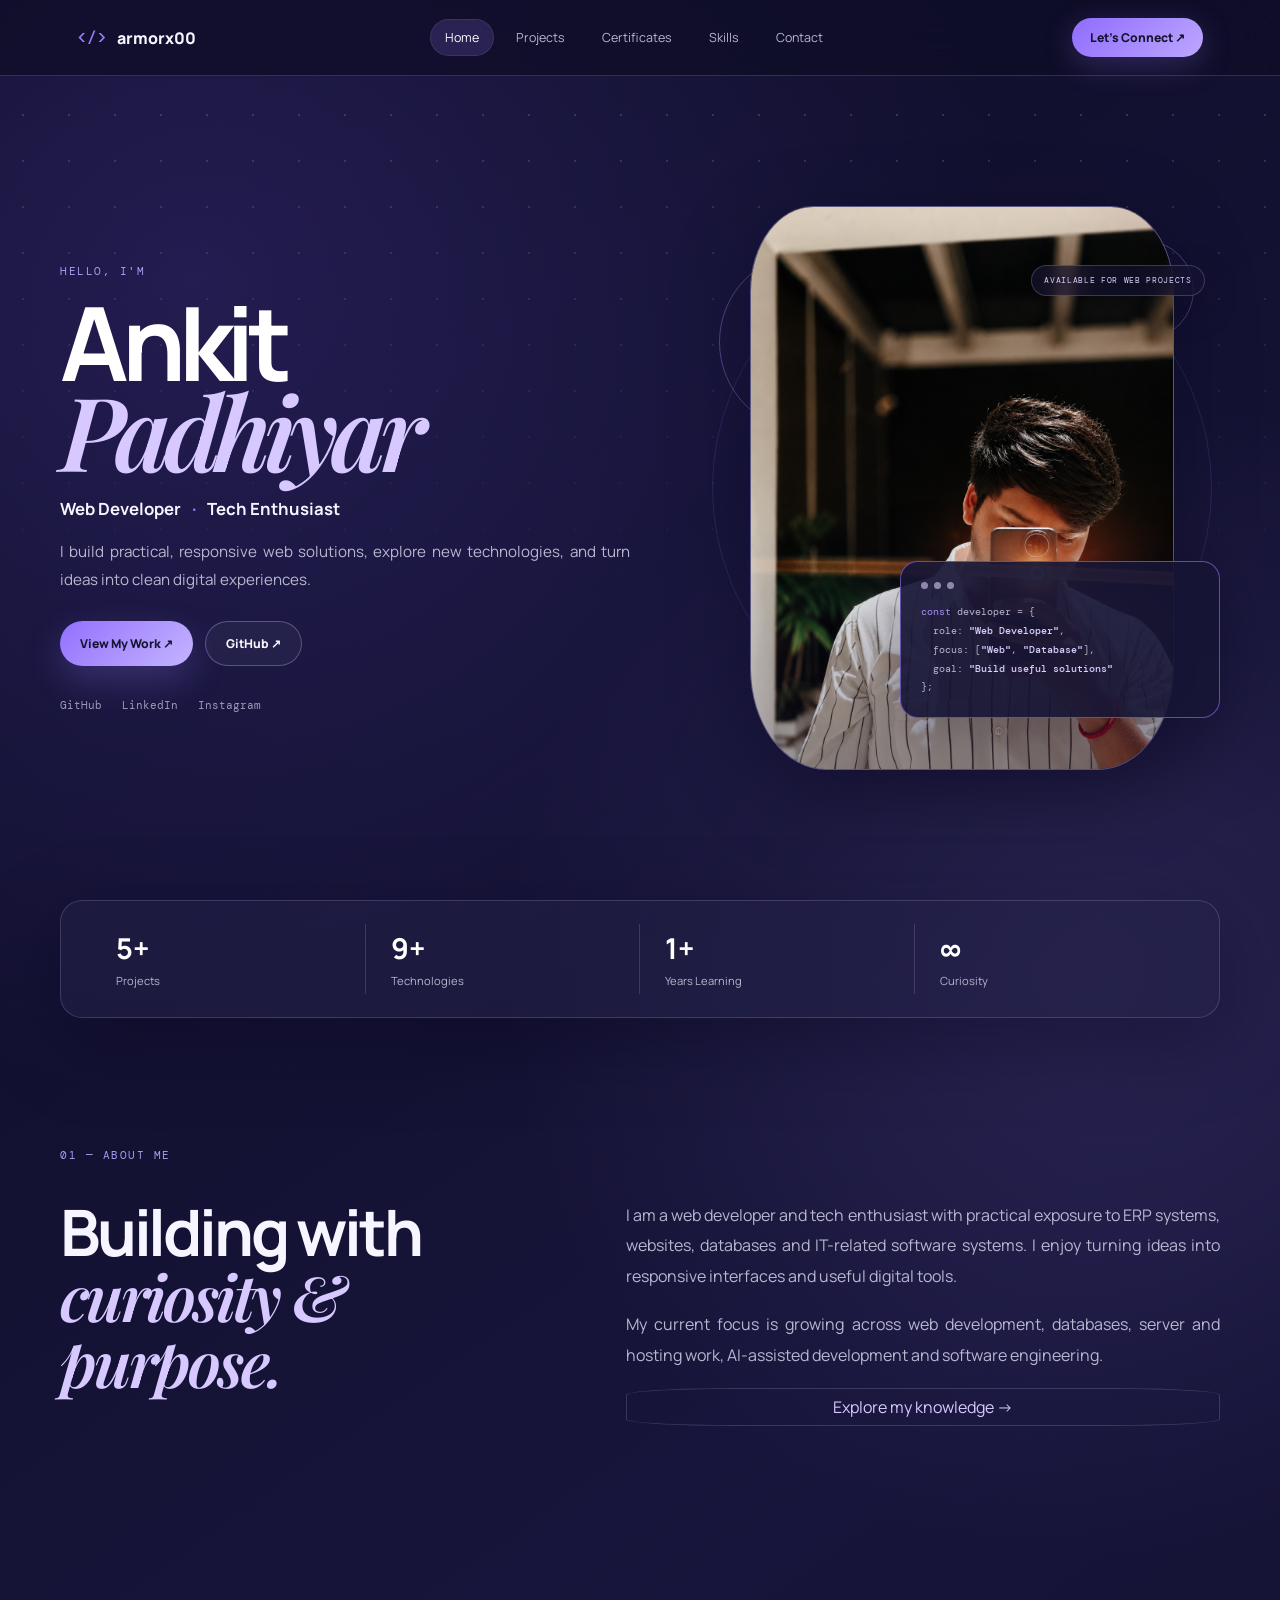
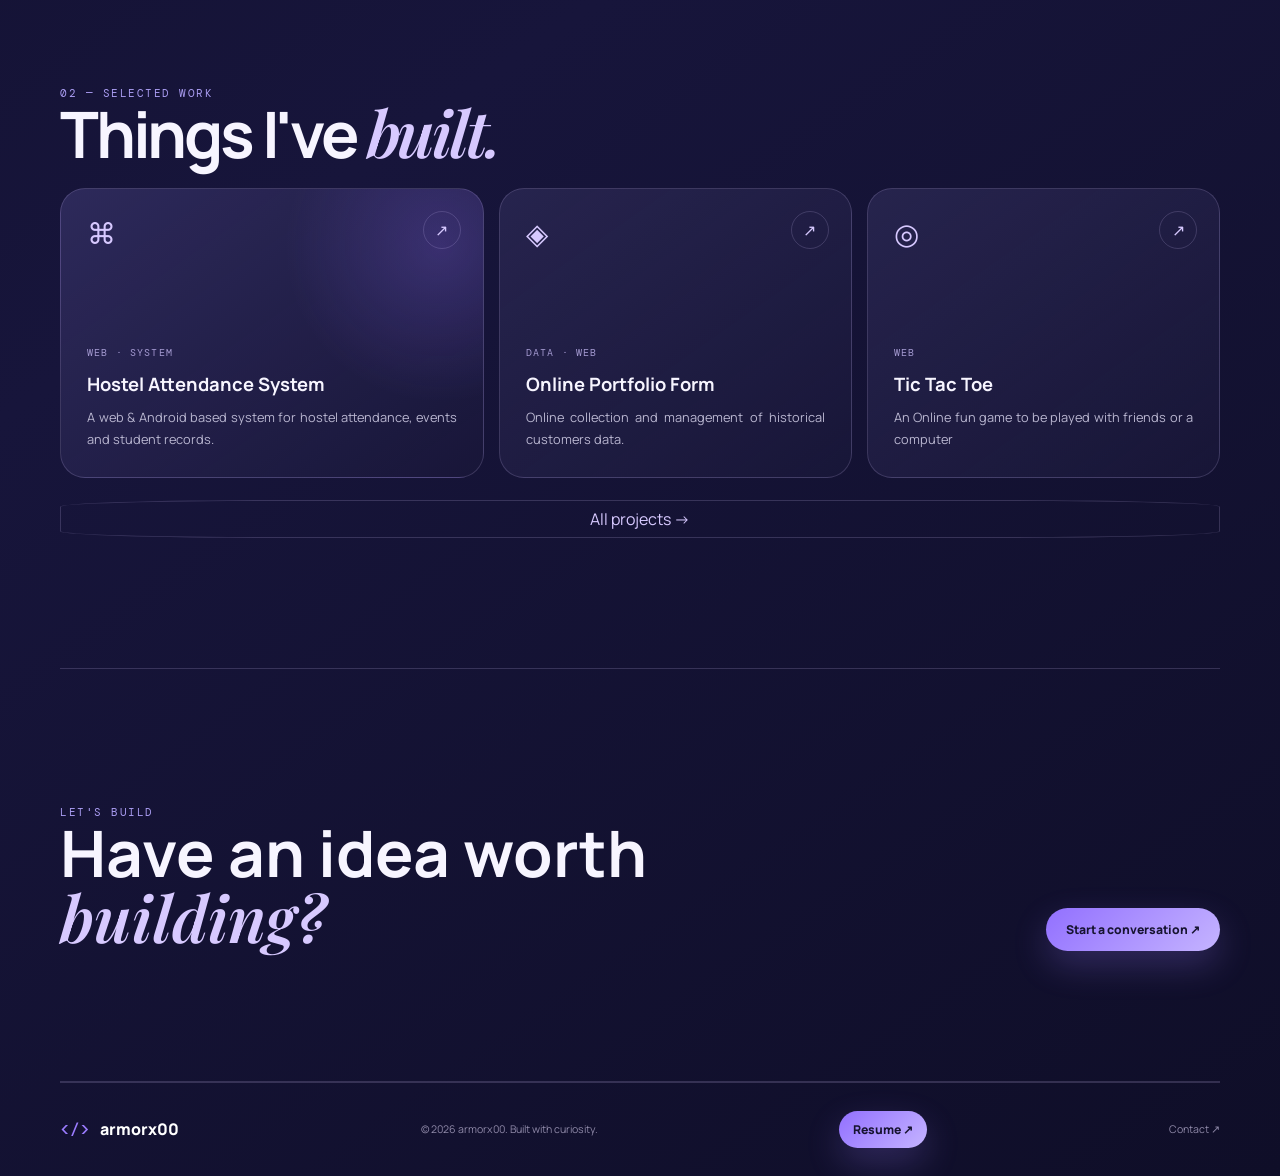
<file: index.html>
<!DOCTYPE html>
<html lang="en">
<head>
  <meta charset="UTF-8">
  <meta name="viewport" content="width=device-width, initial-scale=1.0">
  <meta name="description" content="Ankit Padhiyar — Web Developer and Tech Enthusiast portfolio.">
  <title>armorx00 — Web Developer</title>
  <link rel="preconnect" href="https://fonts.googleapis.com">
  <link rel="preconnect" href="https://fonts.gstatic.com" crossorigin>
  <link href="https://fonts.googleapis.com/css2?family=DM+Mono:wght@400;500&family=Manrope:wght@400;500;600;700;800&family=Playfair+Display:wght@600;700&display=swap" rel="stylesheet">
  <link rel="stylesheet" href="style.css">
</head>
<body class="home-page">
<header class="site-header">
  <a class="brand" href="index.html"><span class="brand-mark">&lt;/&gt;</span><span>armorx00</span></a>
  <button class="menu-toggle" aria-label="Open menu">☰</button>
  <nav class="nav">
    <a class="active" href="index.html">Home</a>
    <a href="projects.html">Projects</a>
    <a href="certificates.html">Certificates</a>
    <a href="skills.html">Skills</a>
    <a href="contact.html">Contact</a>
  </nav>
  <a class="header-cta" href="contact.html">Let's Connect ↗</a>
</header>

<main>
<section class="hero page-shell">
  <div class="hero-copy reveal">
    <div class="eyebrow">HELLO, I'M</div>
    <h1><span>Ankit</span><br><em>Padhiyar</em></h1>
    <p class="role">Web Developer <span>·</span> Tech Enthusiast</p>
    <p class="lead">I build practical, responsive web solutions, explore new technologies, and turn ideas into clean digital experiences.</p>
    <div class="actions">
      <a class="button primary" href="projects.html">View My Work ↗</a>
      <a class="button ghost" href="https://github.com/Im-batman07" target="_blank" rel="noopener">GitHub ↗</a>
    </div>
    <div class="social-row">
      <a href="https://github.com/Im-batman07" target="_blank" rel="noopener">GitHub</a>
      <a href="https://in.linkedin.com/in/ankit-padhiyar-3997b4332" target="_blank" rel="noopener">LinkedIn</a>
      <a href="https://www.instagram.com/ankit_padhiyar.20/" target="_blank" rel="noopener">Instagram</a>
    </div>
  </div>
  <div class="hero-visual reveal"><div class="hero-badge badge-top">AVAILABLE FOR WEB PROJECTS</div>
    <div class="decor decor-a"></div><div class="decor decor-b"></div>
    <div class="photo-frame">
      <div class="photo-glow"></div>
      <img src="file_0000000088548208954223ca2708b8c2.png" alt="Ankit Padhiyar">
    </div>
    <div class="hero-orbit"><span></span><span></span><span></span></div><div class="code-card">
      <div class="window-dots"><i></i><i></i><i></i></div>
      <pre><span>const</span> developer = {
  role: <b>"Web Developer"</b>,
  focus: [<b>"Web"</b>, <b>"Database"</b>],
  goal: <b>"Build useful solutions"</b>
};</pre>
    </div>
  </div>
</section>

<section class="stats page-shell reveal">
  <div><strong>5+</strong><span>Projects</span></div>
  <div><strong>9+</strong><span>Technologies</span></div>
  <div><strong>1+</strong><span>Years Learning</span></div>
  <div><strong>∞</strong><span>Curiosity</span></div>
</section>

<section class="intro page-shell reveal">
  <div class="section-label">01 — ABOUT ME</div>
  <div class="intro-grid">
    <div><h2>Building with<br><em>curiosity & purpose.</em></h2></div>
    <div class="copy">
      <p>I am a web developer and tech enthusiast with practical exposure to ERP systems, websites, databases and IT-related software systems. I enjoy turning ideas into responsive interfaces and useful digital tools.</p>
      <p>My current focus is growing across web development, databases, server and hosting work, AI-assisted development and software engineering.</p>
      <a class="text-link" href="skills.html">Explore my knowledge →</a>
    </div>
  </div>
</section>

<section class="feature page-shell reveal">
  <div class="section-label">02 — SELECTED WORK</div>
  <div class="section-heading"><h2>Things I've <em>built.</em></h2></div>
  <br>
  <div class="project-preview-grid">
    <a class="project-card featured" href="https://hostel-attendance-cloudflare.onrender.com/" target="_blank" rel="noopener"><span class="project-icon">⌘</span><div><small>WEB · SYSTEM</small><h3>Hostel Attendance System</h3><p>A web & Android based system for hostel attendance, events and student records.</p></div><span class="circle-link" aria-hidden="true">↗</span></a>
    <a class="project-card" href="https://form-olive-beta.vercel.app/" target="_blank" rel="noopener"><span class="project-icon">◈</span><div><small>DATA · WEB</small><h3>Online Portfolio Form</h3><p>Online collection and management of historical customers data.</p></div><span class="circle-link" aria-hidden="true">↗</span></a>
    <a class="project-card" href="https://ankit-tick-tac-toe.vercel.app/" target="_blank" rel="noopener"><span class="project-icon">◎</span><div><small>WEB</small><h3>Tic Tac Toe</h3><p>An Online fun game to be played with friends or a computer</p></div><span class="circle-link" aria-hidden="true">↗</span></a>
  </div>
  <br>
  <div><a class="text-link" href="projects.html">All projects →</a></div>
</section>

<section class="cta-band page-shell reveal">
  <div><span class="section-label">LET'S BUILD</span><h2>Have an idea worth<br><em>building?</em></h2></div>
  <a class="button primary" href="contact.html">Start a conversation ↗</a>
</section>
</main>

<footer class="footer"><a class="brand" href="index.html"><span class="brand-mark">&lt;/&gt;</span><span>armorx00</span></a><span>© 2026 armorx00. Built with curiosity.</span><a class="button primary small resume-button" href="CVResume.pdf" target="_blank" rel="noopener">Resume ↗</a><a href="contact.html">Contact ↗</a></footer>
<script src="script.js"></script>
</body>
</html>
</file>
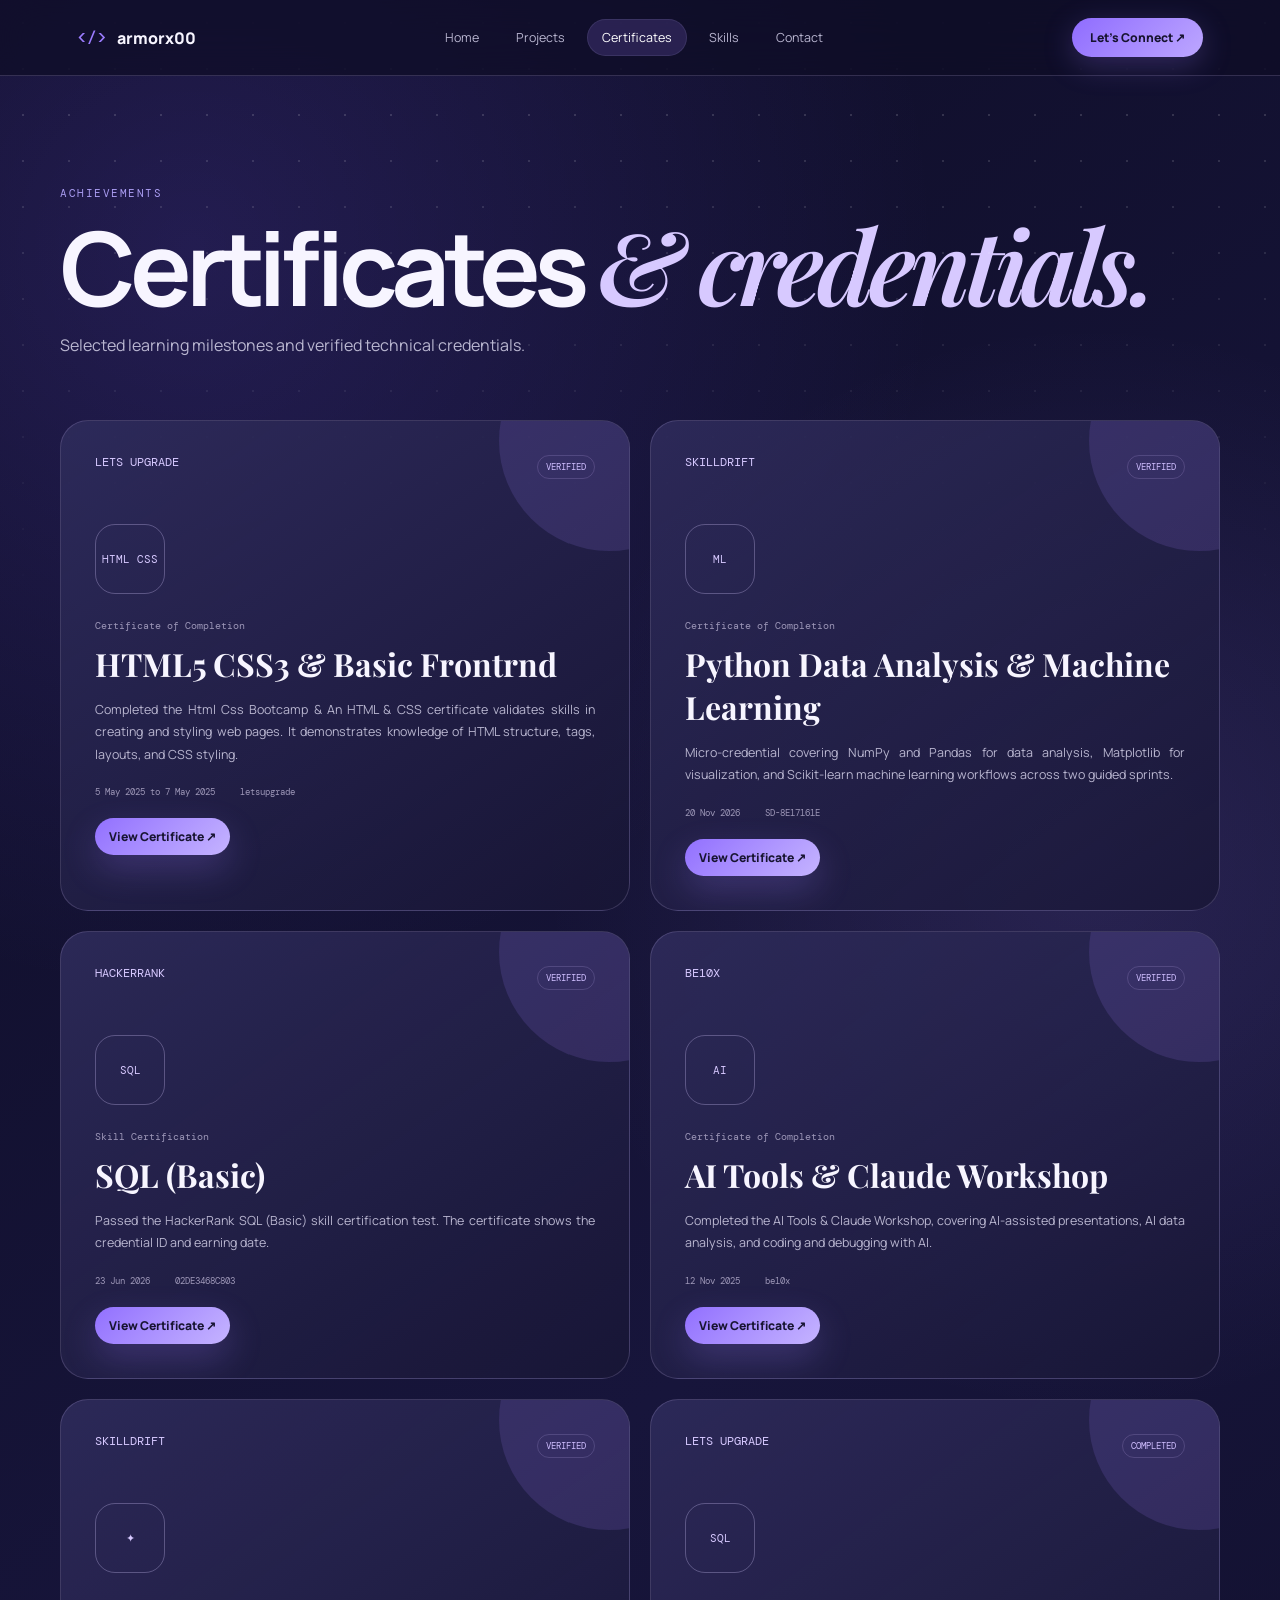
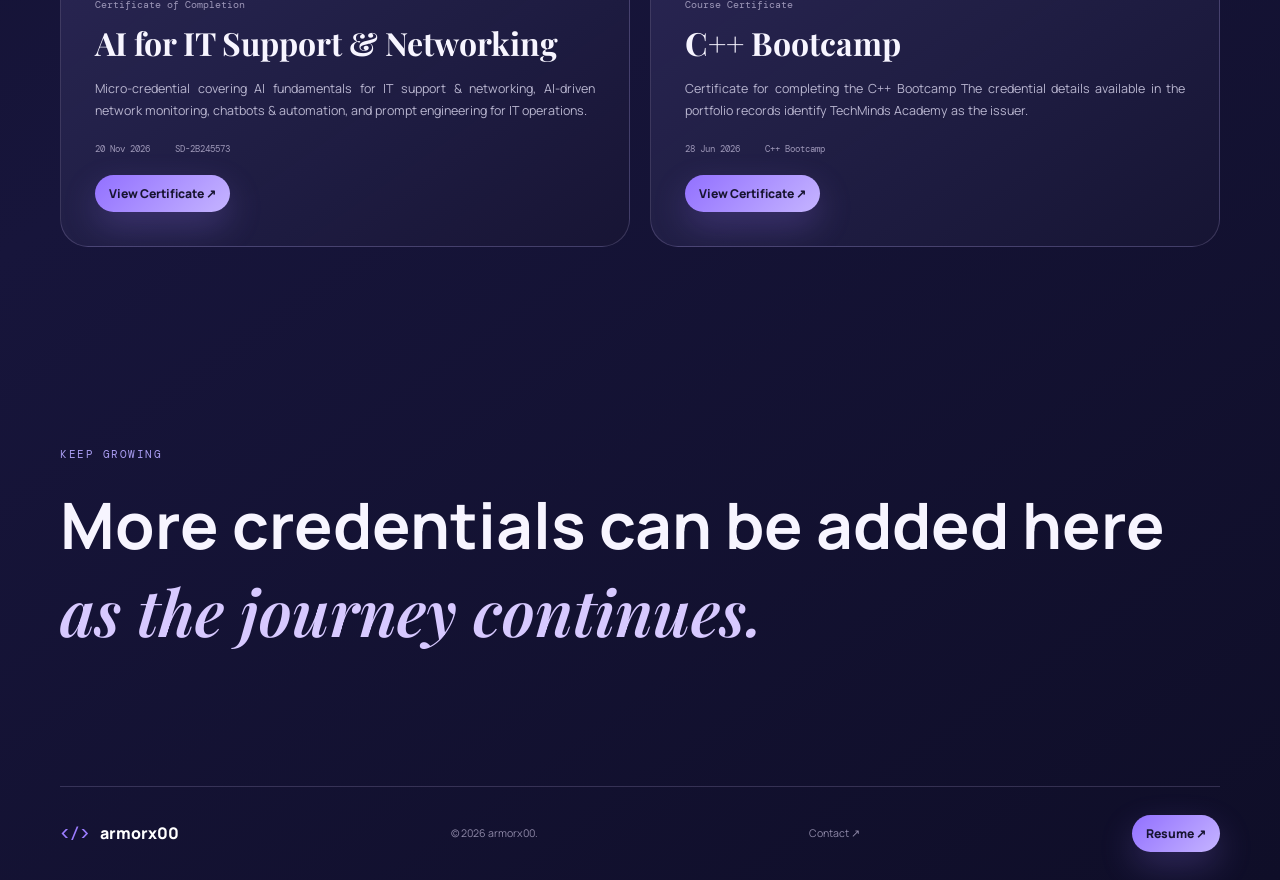
<file: certificates.html>
<!DOCTYPE html>
<html lang="en">

<head>
    <meta charset="UTF-8">
    <meta name="viewport" content="width=device-width, initial-scale=1.0">
    <title>Certificates — armorx00</title>
    <link rel="preconnect" href="https://fonts.googleapis.com">
    <link rel="preconnect" href="https://fonts.gstatic.com" crossorigin>
    <link
        href="https://fonts.googleapis.com/css2?family=DM+Mono:wght@400;500&family=Manrope:wght@400;500;600;700;800&family=Playfair+Display:wght@600;700&display=swap"
        rel="stylesheet">
    <link rel="stylesheet" href="style.css">
    <style>
        .cert-actions {
            display: flex;
            flex-wrap: wrap;
            gap: 10px;
            margin-top: 18px
        }

        .cert-actions .button {
            margin: 0
        }
    </style>
</head>

<body>
    <header class="site-header"><a class="brand" href="index.html"><span
                class="brand-mark">&lt;/&gt;</span><span>armorx00</span></a><button class="menu-toggle"
            aria-label="Open menu">☰</button>
        <nav class="nav"><a href="index.html">Home</a><a href="projects.html">Projects</a><a class="active"
                href="certificates.html">Certificates</a><a href="skills.html">Skills</a><a
                href="contact.html">Contact</a></nav><a class="header-cta" href="contact.html">Let's Connect ↗</a>
    </header>
    <main>
        <section class="page-hero page-shell">
            <div class="section-label">ACHIEVEMENTS</div>
            <h1>Certificates <em>&amp; credentials.</em></h1>
            <p>Selected learning milestones and verified technical credentials.</p>
        </section>
        <section class="cert-grid page-shell">
            <article class="cert-card reveal">
                <div class="cert-brand">LETS UPGRADE <span>VERIFIED</span></div>
                <div class="cert-seal">HTML CSS</div><small>Certificate of Completion</small>
                <h2>HTML5 CSS3 &amp; Basic Frontrnd</h2>
                <p>Completed the Html Css Bootcamp &amp; An HTML & CSS certificate validates skills in creating and
                    styling web pages.
                    It demonstrates knowledge of HTML structure, tags, layouts, and CSS styling.</p>
                <div class="cert-meta"><span>5 May 2025 to 7 May 2025</span><span>letsupgrade</span></div>
                <div class="cert-actions"><a class="button primary small" href="html_css.pdf" target="_blank"
                        rel="noopener">View Certificate ↗</a></div>
            </article>
            <article class="cert-card reveal">
                <div class="cert-brand">SKILLDRIFT <span>VERIFIED</span></div>
                <div class="cert-seal">ML</div><small>Certificate of Completion</small>
                <h2>Python Data Analysis &amp; Machine Learning</h2>
                <p>Micro-credential covering NumPy and Pandas for data analysis, Matplotlib for visualization, and
                    Scikit-learn machine learning workflows across two guided sprints.</p>
                <div class="cert-meta"><span>20 Nov 2026</span><span>SD-8E17161E</span></div>
                <div class="cert-actions"><a class="button primary small" href="python%20certificate.pdf"
                        target="_blank" rel="noopener">View Certificate ↗</a></div>
            </article>
            <article class="cert-card reveal">
                <div class="cert-brand">HACKERRANK <span>VERIFIED</span></div>
                <div class="cert-seal">SQL</div><small>Skill Certification</small>
                <h2>SQL (Basic)</h2>
                <p>Passed the HackerRank SQL (Basic) skill certification test. The certificate shows the credential ID
                    and earning date.</p>
                <div class="cert-meta"><span>23 Jun 2026</span><span>02DE3468C803</span></div>
                <div class="cert-actions"><a class="button primary small" href="1795200337825.pdf" target="_blank"
                        rel="noopener">View Certificate ↗</a></div>
            </article>
            <article class="cert-card reveal">
                <div class="cert-brand">BE10X <span>VERIFIED</span></div>
                <div class="cert-seal">AI</div><small>Certificate of Completion</small>
                <h2>AI Tools &amp; Claude Workshop</h2>
                <p>Completed the AI Tools &amp; Claude Workshop, covering AI-assisted presentations, AI data analysis,
                    and coding and debugging with AI.</p>
                <div class="cert-meta"><span>12 Nov 2025</span><span>be10x</span></div>
                <div class="cert-actions"><a class="button primary small" href="certificate.pdf" target="_blank"
                        rel="noopener">View Certificate ↗</a></div>
            </article>
            <article class="cert-card reveal">
                <div class="cert-brand">SKILLDRIFT <span>VERIFIED</span></div>
                <div class="cert-seal">✦</div><small>Certificate of Completion</small>
                <h2>AI for IT Support &amp; Networking</h2>
                <p>Micro-credential covering AI fundamentals for IT support &amp; networking, AI-driven network
                    monitoring, chatbots &amp; automation, and prompt engineering for IT operations.</p>
                <div class="cert-meta"><span>20 Nov 2026</span><span>SD-2B245573</span></div>
                <div class="cert-actions"><a class="button primary small" href="AI%20for%20support.pdf" target="_blank"
                        rel="noopener">View Certificate ↗</a></div>
            </article>
            <article class="cert-card reveal">
                <div class="cert-brand">LETS UPGRADE <span>COMPLETED</span></div>
                <div class="cert-seal">SQL</div><small>Course Certificate</small>
                <h2>C++ Bootcamp</h2>
                <p>Certificate for completing the C++ Bootcamp The credential details available in the portfolio records
                    identify TechMinds Academy as the issuer.</p>
                <div class="cert-meta"><span>28 Jun 2026</span><span>C++ Bootcamp</span></div>
                <div class="cert-actions"><a class="button primary small" href="1795200356835.pdf" target="_blank"
                        rel="noopener">View Certificate ↗</a></div>
            </article>

            
            

            

            
        </section>
        <section class="note page-shell reveal">
            <div class="section-label">KEEP GROWING</div>
            <h2>More credentials can be added here<br><em>as the journey continues.</em></h2>
        </section>
    </main>
    <footer class="footer"><a class="brand" href="index.html"><span
                class="brand-mark">&lt;/&gt;</span><span>armorx00</span></a><span>© 2026 armorx00.</span><a
            href="contact.html">Contact ↗</a><a class="button primary small resume-button" href="CVResume.pdf" target="_blank" rel="noopener">Resume ↗</a></footer>
    <script src="script.js"></script>
</body>

</html>
</file>
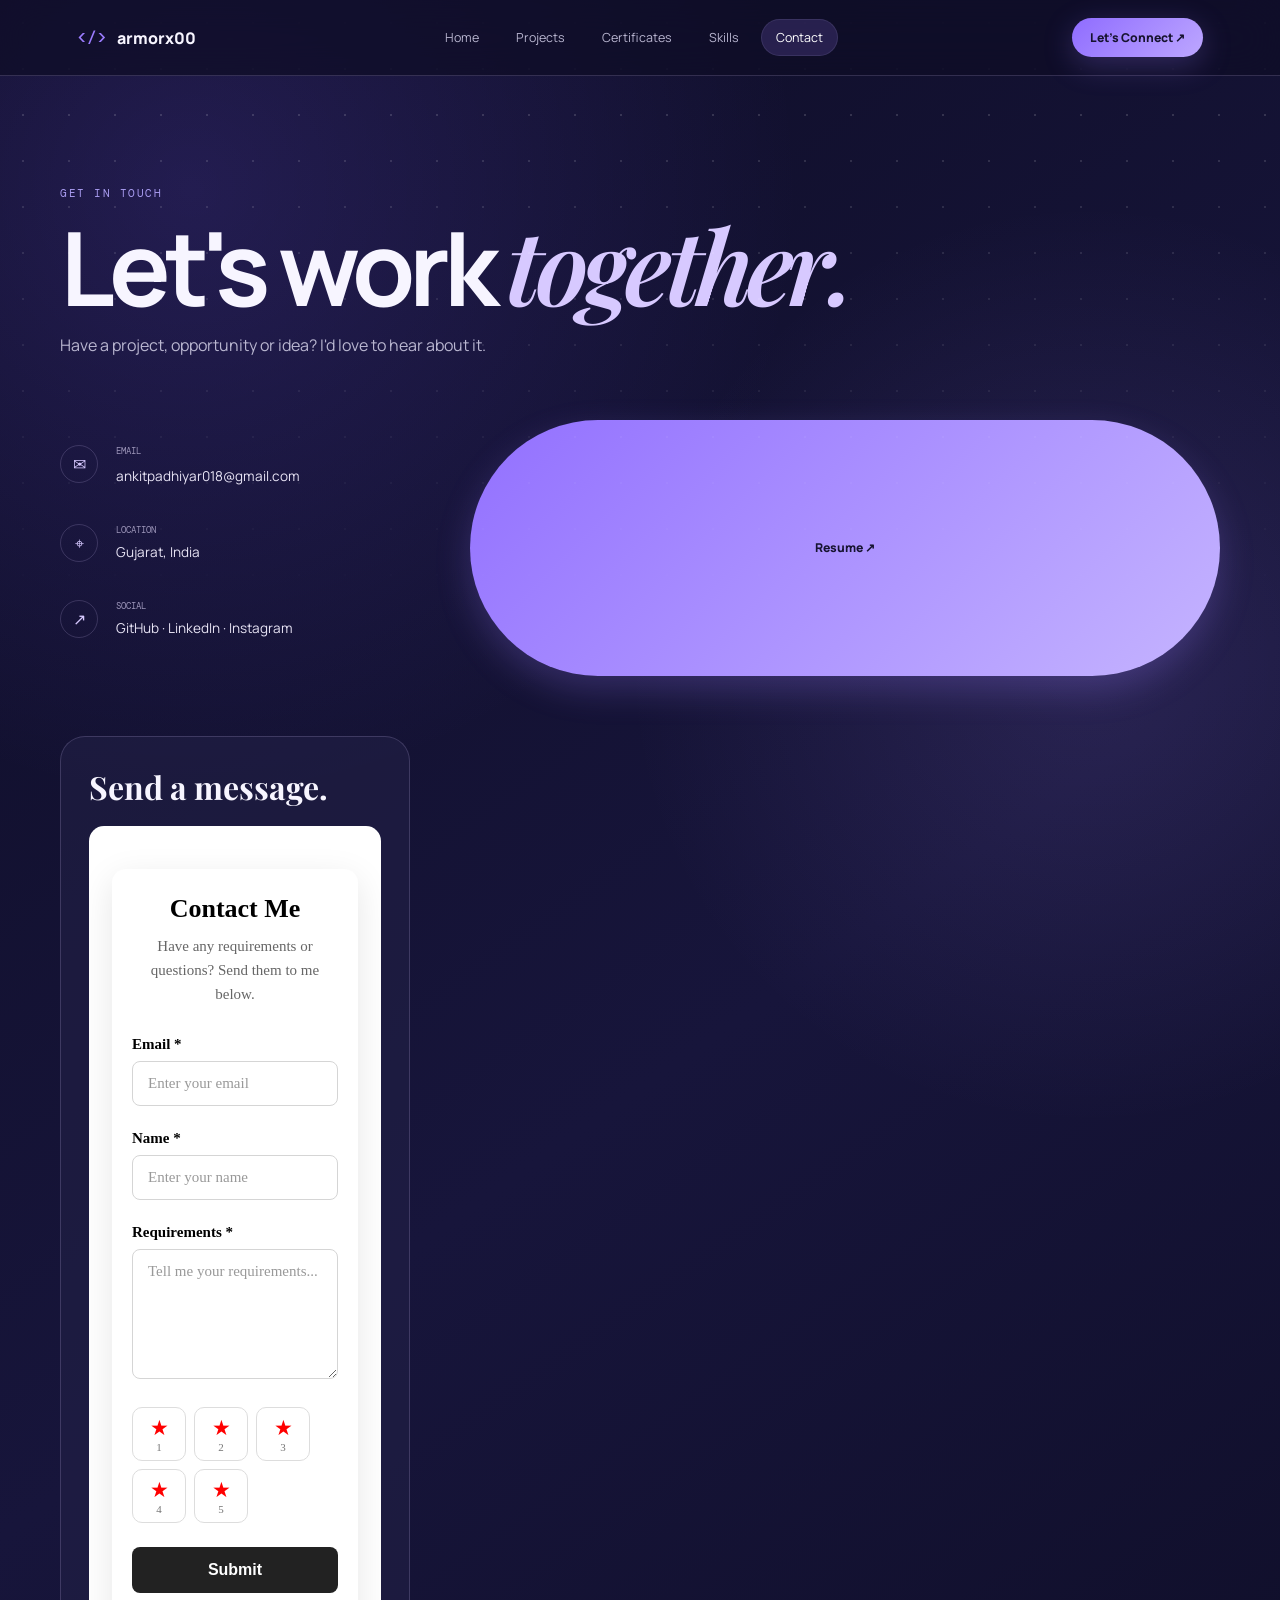
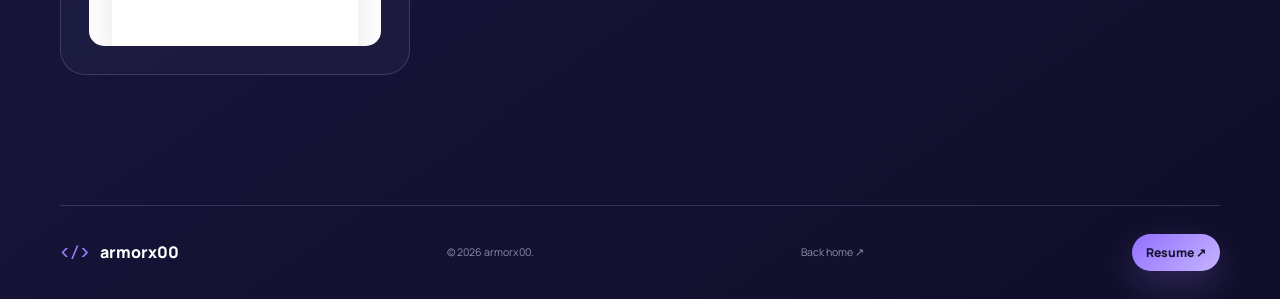
<file: contact.html>
<!DOCTYPE html>
<html lang="en"><head><meta charset="UTF-8"><meta name="viewport" content="width=device-width, initial-scale=1.0"><title>Contact — armorx00</title><link rel="preconnect" href="https://fonts.googleapis.com"><link rel="preconnect" href="https://fonts.gstatic.com" crossorigin><link href="https://fonts.googleapis.com/css2?family=DM+Mono:wght@400;500&family=Manrope:wght@400;500;600;700;800&family=Playfair+Display:wght@600;700&display=swap" rel="stylesheet"><link rel="stylesheet" href="style.css"></head>
<body><header class="site-header"><a class="brand" href="index.html"><span class="brand-mark">&lt;/&gt;</span><span>armorx00</span></a><button class="menu-toggle" aria-label="Open menu">☰</button><nav class="nav"><a href="index.html">Home</a><a href="projects.html">Projects</a><a href="certificates.html">Certificates</a><a href="skills.html">Skills</a><a class="active" href="contact.html">Contact</a></nav><a class="header-cta" href="contact.html">Let's Connect ↗</a></header>
<main><section class="page-hero page-shell"><div class="section-label">GET IN TOUCH</div><h1>Let's work <em>together.</em></h1><p>Have a project, opportunity or idea? I'd love to hear about it.</p></section>
<section class="contact-layout page-shell"><div class="contact-copy reveal"><div class="contact-item"><span>✉</span><div><small>EMAIL</small><a href="mailto:ankitpadhiyar018@gmail.com">ankitpadhiyar018@gmail.com</a></div></div><div class="contact-item"><span>⌖</span><div><small>LOCATION</small><p>Gujarat, India</p></div></div><div class="contact-item"><span>↗</span><div><small>SOCIAL</small><p><a href="https://github.com/Im-batman07" target="_blank" rel="noopener">GitHub</a> · <a href="https://in.linkedin.com/in/ankit-padhiyar-3997b4332" target="_blank" rel="noopener">LinkedIn</a> · <a href="https://www.instagram.com/ankit_padhiyar.20/" target="_blank" rel="noopener">Instagram</a></p></div></div></div>
<a class="button primary small resume-button" href="CVResume.pdf" target="_blank" rel="noopener">Resume ↗</a><div class="form-card reveal"><h2>Send a message.</h2><iframe src="form.html" title="Contact form"></iframe></div></section></main>
<footer class="footer"><a class="brand" href="index.html"><span class="brand-mark">&lt;/&gt;</span><span>armorx00</span></a><span>© 2026 armorx00.</span><a href="index.html">Back home ↗</a><a class="button primary small resume-button" href="CVResume.pdf" target="_blank" rel="noopener">Resume ↗</a></footer><script src="script.js"></script></body></html>
</file>
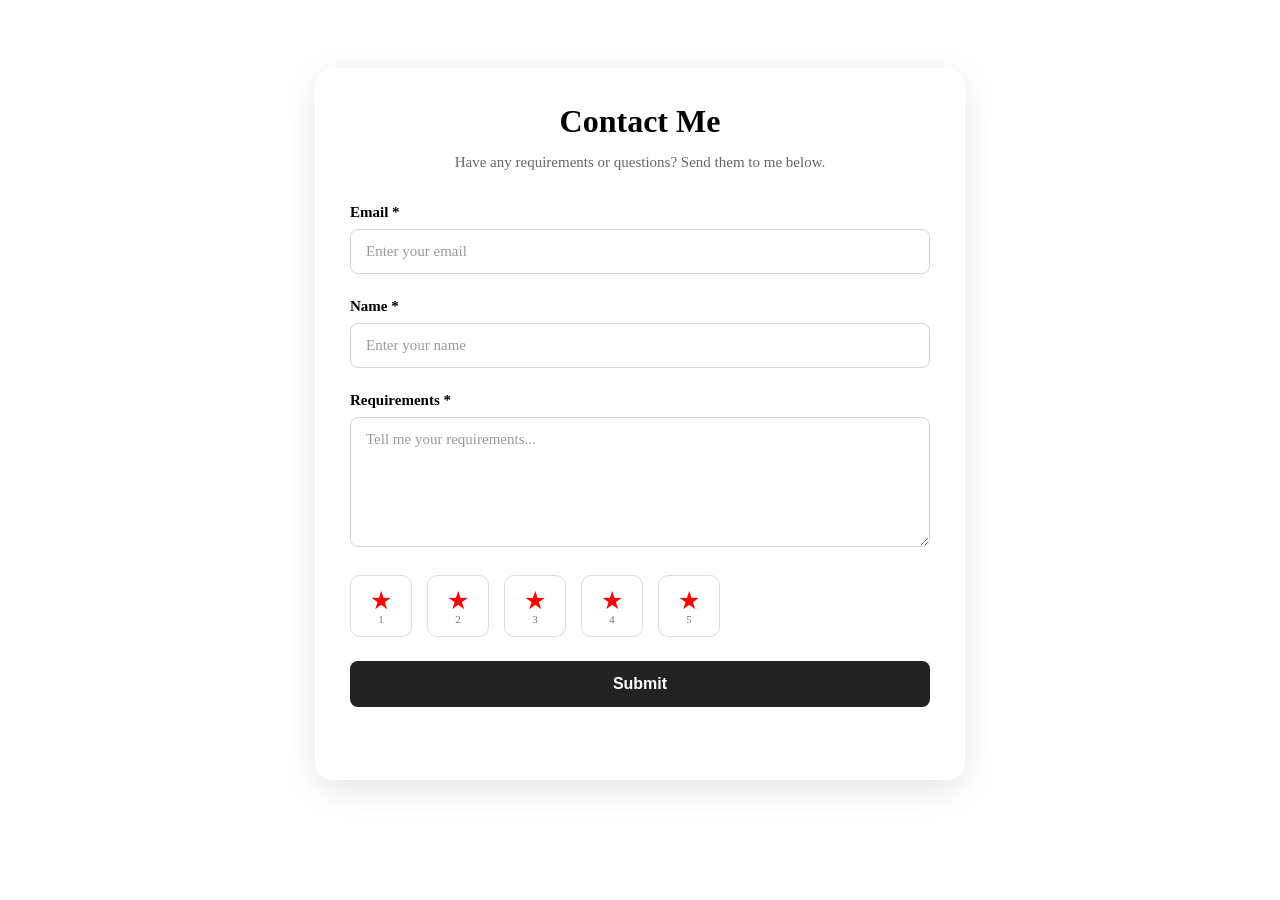
<file: form.html>
<!DOCTYPE html>
<html lang="en">

<head>
    <meta charset="UTF-8">
    <meta name="viewport" content="width=device-width, initial-scale=1.0">
    <title>Document</title>
</head>

<head>
    <style>
        .contact-section {
            width: 100%;
            padding: 60px 20px;
            box-sizing: border-box;
        }


        .contact-form {
            width: 100%;
            max-width: 650px;
            margin: 0 auto;

            padding: 35px;
            box-sizing: border-box;

            background: #ffffff;

            border-radius: 18px;

            box-shadow:
                0 10px 35px rgba(0, 0, 0, 0.10);
        }


        /* Heading */

        .contact-form h2 {
            margin: 0 0 10px;

            text-align: center;

            font-size: 32px;
        }


        .form-description {
            margin: 0 0 30px;

            text-align: center;

            color: #666;

            font-size: 15px;
            line-height: 1.6;
        }


        /* Form group */

        .form-group {
            margin-bottom: 24px;
        }


        /* Labels */

        .form-group>label {
            display: block;

            margin-bottom: 8px;

            font-size: 15px;

            font-weight: 600;
        }


        .form-group label span {
            color: red;
        }


        /* Input + textarea */

        .form-group input[type="email"],
        .form-group input[type="text"],
        .form-group textarea {

            width: 100%;

            padding: 13px 15px;

            box-sizing: border-box;

            border: 1px solid #d5d5d5;

            border-radius: 8px;

            outline: none;

            font-size: 15px;

            font-family: inherit;

            transition: 0.2s;
        }


        .form-group textarea {
            resize: vertical;

            min-height: 130px;
        }


        .form-group input:focus,
        .form-group textarea:focus {

            border-color: #555;

            box-shadow:
                0 0 0 3px rgba(0, 0, 0, 0.06);
        }


        /* Placeholder */

        .form-group input::placeholder,
        .form-group textarea::placeholder {
            color: #999;
        }


        /* ==============================
   STAR RATING
   ============================== */

        .rating {

            display: flex;

            gap: 15px;

            flex-wrap: wrap;

            margin-top: 10px;
        }


        .rating-option {

            position: relative;

            display: flex;

            flex-direction: column;

            align-items: center;

            justify-content: center;

            width: 60px;
            height: 60px;

            border: 1px solid #ddd;

            border-radius: 10px;

            cursor: pointer;

            transition: 0.2s;
        }


        .rating-option:hover {

            transform: translateY(-2px);

            border-color: #777;
        }


        /* Hide radio */

        .rating-option input {

            position: absolute;

            opacity: 0;

            pointer-events: none;
        }


        /* Star */

        .rating-option span {

            font-size: 25px;

            line-height: 25px;

            color: #bbb;

            transition: 0.2s;
        }


        /* Number */

        .rating-option small {

            font-size: 11px;

            color: #777;
        }


        /* Selected */

        .rating-option:has(input:checked) {

            border-color: #333;

            background: #f5f5f5;
        }


        .rating-option:has(input:checked) span {

            color: #f5b400;
        }


        /* ==============================
   SUBMIT BUTTON
   ============================== */

        #submitButton {

            width: 100%;

            padding: 14px 20px;

            border: none;

            border-radius: 8px;

            background: #222;

            color: white;

            font-size: 16px;

            font-weight: 600;

            cursor: pointer;

            transition: 0.2s;
        }


        #submitButton:hover {

            background: #444;

            transform: translateY(-1px);
        }


        #submitButton:disabled {

            opacity: 0.6;

            cursor: not-allowed;

            transform: none;
        }


        /* ==============================
   SUCCESS / ERROR MESSAGE
   ============================== */

        #formMessage {

            margin: 18px 0 0;

            text-align: center;

            font-size: 14px;

            min-height: 20px;
        }


        /* ==============================
   MOBILE
   ============================== */

        @media (max-width: 600px) {

            .contact-section {
                padding: 35px 15px;
            }


            .contact-form {

                padding: 25px 20px;

                border-radius: 14px;
            }


            .contact-form h2 {

                font-size: 26px;
            }


            .rating {

                gap: 8px;
            }


            .rating-option {

                width: 52px;
                height: 52px;
            }


            .rating-option span {

                font-size: 21px;
            }

        }
    </style>
</head>

<body>
    <section class="contact-section">

        <div class="contact-form">

            <h2>Contact Me</h2>
            <p class="form-description">
                Have any requirements or questions? Send them to me below.
            </p>

            <form id="contactForm">

                <!-- Email -->
                <div class="form-group">
                    <label>Email *</label>
                    <input type="email" name="email" placeholder="Enter your email" required>
                </div>


                <!-- Name -->
                <div class="form-group">
                    <label>Name *</label>
                    <input type="text" name="name" placeholder="Enter your name" required>
                </div>


                <!-- Requirements -->
                <div class="form-group">
                    <label>Requirements *</label>
                    <textarea name="requirements" placeholder="Tell me your requirements..." required></textarea>
                </div>


                <!-- Satisfaction -->
                <div class="form-group">

                    <input type="hidden" name="satisfaction" id="satisfaction">

                    <div class="rating">

                        <label class="rating-option">
                            <input type="radio" name="satisfaction" value="1" required>
                            <span>★</span>
                            <small>1</small>
                        </label>

                        <label class="rating-option">
                            <input type="radio" name="satisfaction" value="2">
                            <span>★</span>
                            <small>2</small>
                        </label>

                        <label class="rating-option">
                            <input type="radio" name="satisfaction" value="3">
                            <span>★</span>
                            <small>3</small>
                        </label>

                        <label class="rating-option">
                            <input type="radio" name="satisfaction" value="4">
                            <span>★</span>
                            <small>4</small>
                        </label>

                        <label class="rating-option">
                            <input type="radio" name="satisfaction" value="5">
                            <span>★</span>
                            <small>5</small>
                        </label>

                    </div>

                </div>


                <!-- Submit -->
                <button type="submit" id="submitButton">
                    Submit
                </button>


                <!-- Message -->
                <p id="formMessage"></p>

            </form>

        </div>

    </section>
    <script>

        const form = document.getElementById("contactForm");

        form.addEventListener("submit", function (event) {

            // Stop the browser from refreshing the page.
            event.preventDefault();

            // Collect all inputs that have a name attribute.
            const formData = new FormData(form);

            // Convert the form data into normal key=value data.
            const data = new URLSearchParams(formData);

            // Send the data to Google Apps Script.
            fetch("https://script.google.com/macros/s/AKfycbxU8MVqc1TzAgHniQ0b7oCIT7fCO-9cNWcoLlkri19issGjERAHxAu4E8yRkPCEkMeH/exec", {
                method: "POST",
                body: data,
                mode: "no-cors"
            });

            // Show confirmation.
            alert("Form submitted successfully!");

            // Clear the form.
            form.reset();

        });
    </script>
</body>

</html>
</file>
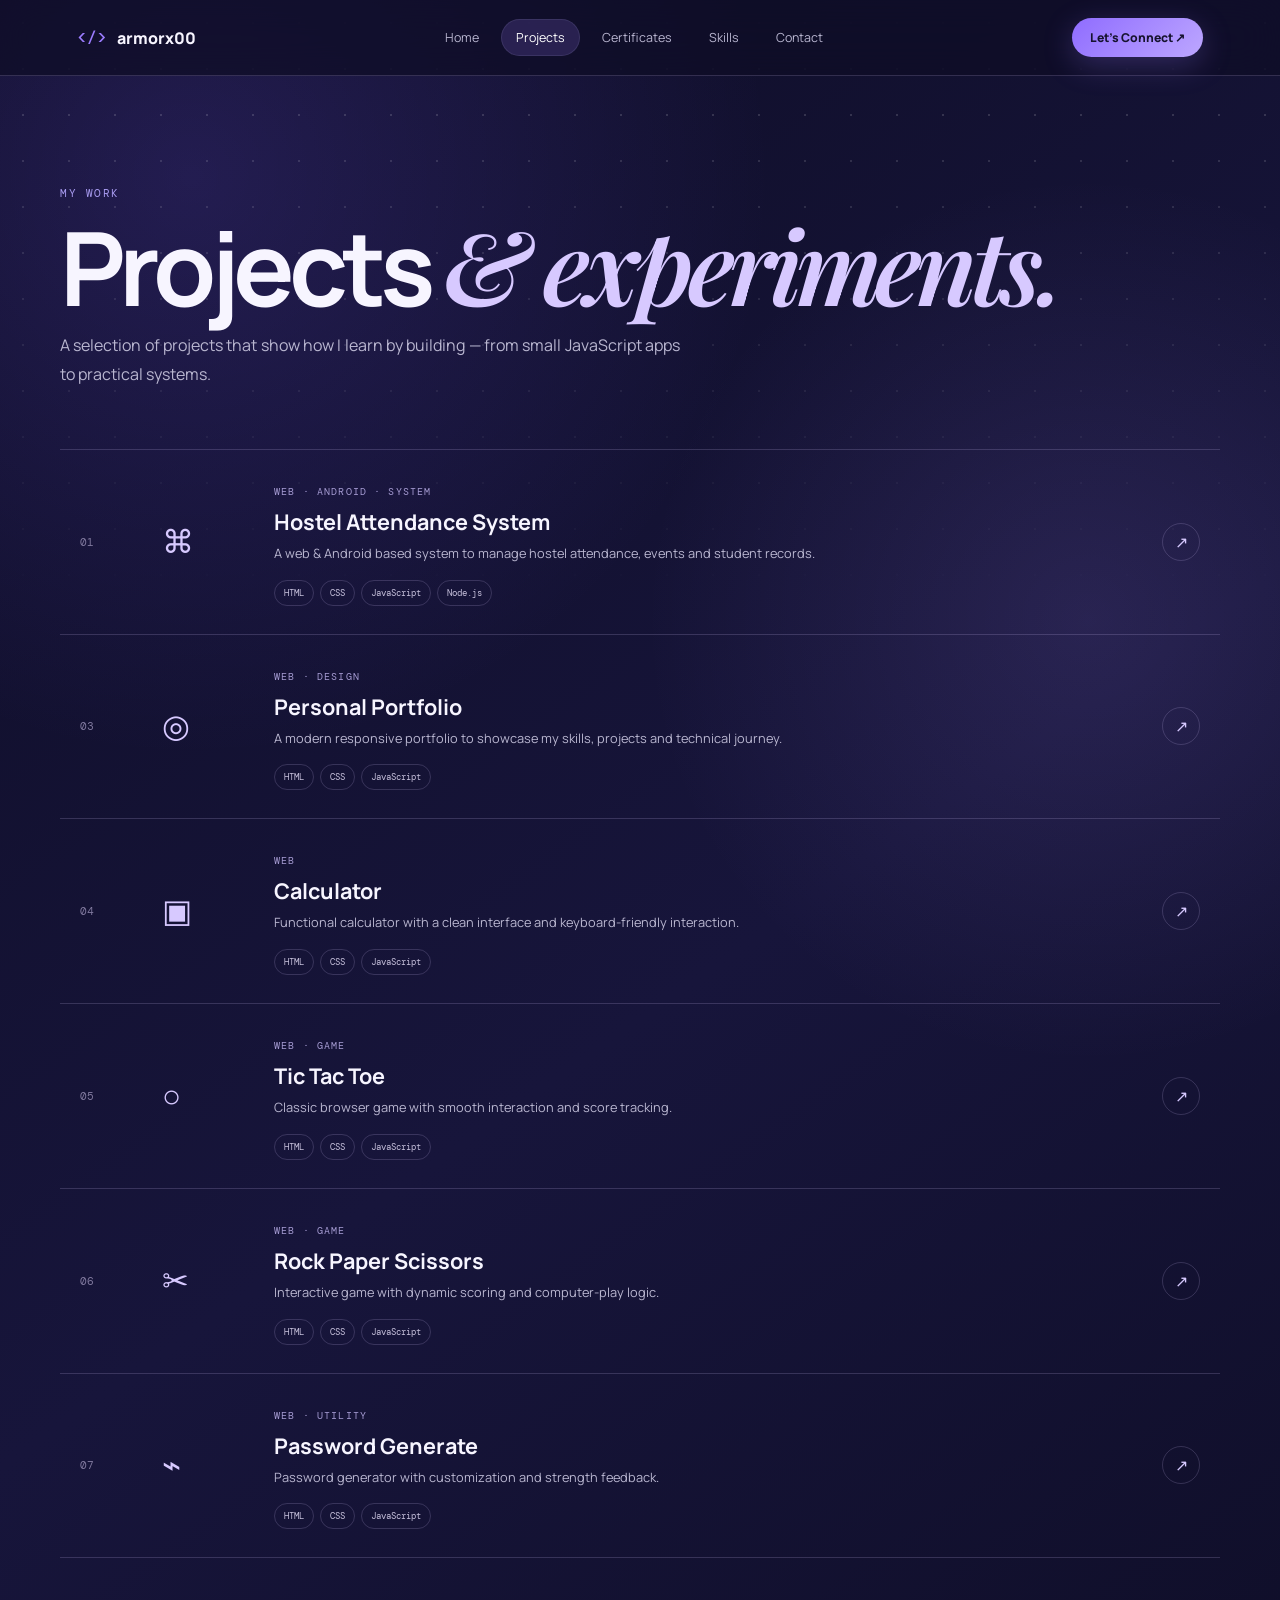
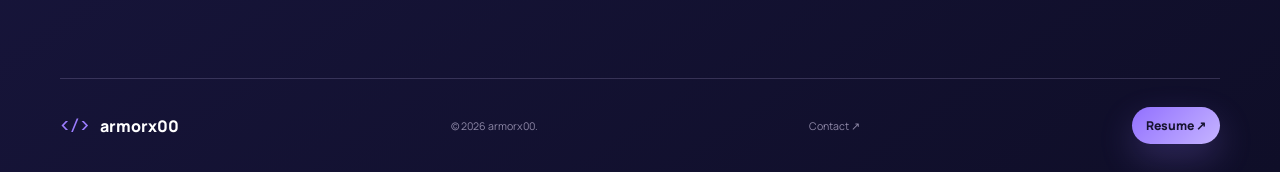
<file: projects.html>
<!DOCTYPE html>
<html lang="en">

<head>
    <meta charset="UTF-8">
    <meta name="viewport" content="width=device-width, initial-scale=1.0">
    <title>Projects — armorx00</title>
    <link rel="preconnect" href="https://fonts.googleapis.com">
    <link rel="preconnect" href="https://fonts.gstatic.com" crossorigin>
    <link
        href="https://fonts.googleapis.com/css2?family=DM+Mono:wght@400;500&family=Manrope:wght@400;500;600;700;800&family=Playfair+Display:wght@600;700&display=swap"
        rel="stylesheet">
    <link rel="stylesheet" href="style.css">
</head>

<body>
    <header class="site-header">
        <a class="brand" href="index.html">
            <span class="brand-mark">&lt;/&gt;</span>
            <span>armorx00</span></a>
        <button class="menu-toggle" aria-label="Open menu">☰</button>
        <nav class="nav"><a href="index.html">Home</a>
            <a class="active" href="projects.html">Projects</a>
            <a href="certificates.html">Certificates</a>
            <a href="skills.html">Skills</a>
            <a href="contact.html">Contact</a>
        </nav>
        <a class="header-cta" href="contact.html">Let's Connect ↗</a>
    </header>
    <main>
        <section class="page-hero page-shell">
            <div class="section-label">MY WORK</div>
            <h1>Projects <em>&amp; experiments.</em>
            </h1>
            <p>A selection of projects that show how I learn by building — from small JavaScript apps to practical
                systems.</p>
        </section>
        <section class="projects-list page-shell">
            <article class="project-large reveal">
                <div class="project-number">01</div>
                <div class="project-symbol">⌘</div>
                <div class="project-main">
                    <small>WEB · ANDROID · SYSTEM</small>
                    <h2>
                        <a href="https://hostel-attendance-cloudflare.onrender.com/" target="_blank" rel="noopener">Hostel
                            Attendance System</a>
                    </h2>

                    <p>A web & Android based system to manage hostel attendance, events and student records.</p>
                    <div class="tags">
                        <span>HTML</span>
                        <span>CSS</span>
                        <span>JavaScript</span>
                        <span>Node.js</span>
                    </div>
                </div>
                <div class="project-action">
                    <a href="https://hostel-attendance-cloudflare.onrender.com/" target="_blank" rel="noopener"
                        class="circle-link">↗</a>
                </div>
            </article>
            <!-- <article class="project-large reveal">
    <div class="project-number">02</div>
    <div class="project-symbol">◈</div>
    <div class="project-main"><small>DATA · WEB</small>
        <h2>Student Data Collection</h2>
        <p>Online portal to collect and manage student data across departments and academic years.</p>
        <div class="tags"><span>HTML</span><span>JavaScript</span><span>MySQL</span><span>PHP</span></div>
    </div>
    <div class="project-action"><a href="https://github.com/Im-batman07" target="_blank" rel="noopener"
            class="circle-link">↗</a></div>
</article> -->
            <article class="project-large reveal">
                <div class="project-number">03</div>
                <div class="project-symbol">◎</div>
                <div class="project-main"><small>WEB · DESIGN</small>
                    <h2>
                        <a href="https://portfolio2782.vercel.app/" target="_blank" rel="noopener">Personal
                            Portfolio</a>
                    </h2>
                    <p>A modern responsive portfolio to showcase my skills, projects and technical journey.</p>
                    <div class="tags"><span>HTML</span><span>CSS</span><span>JavaScript</span></div>
                </div>

                <div class="project-action"><a href="https://portfolio2782.vercel.app/" target="_blank" rel="noopener"
                        class="circle-link">↗</a></div>
            </article>

            <article class="project-large reveal">
                <div class="project-number">04</div>
                <div class="project-symbol">▣</div>
                <div class="project-main"><small>WEB</small>
                    <h2>
                        <a href="https://portfolio2782.vercel.app/" target="_blank" rel="noopener">Calculator</a>
                    </h2>
                    <p>Functional calculator with a clean interface and keyboard-friendly interaction.</p>
                    <div class="tags"><span>HTML</span><span>CSS</span><span>JavaScript</span></div>
                </div>
                <div class="project-action"><a href="https://ankit-calculator.vercel.app/" target="_blank"
                        rel="noopener" class="circle-link">↗</a></div>
            </article>
            <article class="project-large reveal">
                <div class="project-number">05</div>
                <div class="project-symbol">○</div>
                <div class="project-main"><small>WEB · GAME</small>
                    <h2>
                        <a href="https://ankit-tick-tac-toe.vercel.app/" target="_blank" rel="noopener">Tic Tac Toe</a>
                    </h2>
                    <p>Classic browser game with smooth interaction and score tracking.</p>
                    <div class="tags"><span>HTML</span><span>CSS</span><span>JavaScript</span></div>
                </div>
                <div class="project-action"><a href="https://ankit-tick-tac-toe.vercel.app/" target="_blank"
                        rel="noopener" class="circle-link">↗</a></div>
            </article>
            <article class="project-large reveal">
                <div class="project-number">06</div>
                <div class="project-symbol">✂</div>
                <div class="project-main"><small>WEB · GAME</small>
                    <h2>
                        <a href="https://ankit-stone-paper-sizzers.vercel.app/" target="_blank" rel="noopener">Rock
                            Paper Scissors</a>
                    </h2>
                    <p>Interactive game with dynamic scoring and computer-play logic.</p>
                    <div class="tags"><span>HTML</span><span>CSS</span><span>JavaScript</span></div>
                </div>
                <div class="project-action"><a href="https://ankit-stone-paper-sizzers.vercel.app/" target="_blank"
                        rel="noopener" class="circle-link">↗</a></div>
            </article>
            <article class="project-large reveal">
                <div class="project-number">07</div>
                <div class="project-symbol">⌁</div>
                <div class="project-main"><small>WEB · UTILITY</small>
                    <h2>
                        <a href="https://ankit-pass-generator.vercel.app/" target="_blank" rel="noopener">Password
                            Generate</a>
                    </h2>
                    <p>Password generator with customization and strength feedback.</p>
                    <div class="tags"><span>HTML</span><span>CSS</span><span>JavaScript</span></div>
                </div>
                <div class="project-action"><a href="https://ankit-pass-generator.vercel.app/" target="_blank"
                        rel="noopener" class="circle-link">↗</a></div>
            </article>
        </section>
    </main>
    <footer class="footer"><a class="brand" href="index.html"><span
                class="brand-mark">&lt;/&gt;</span><span>armorx00</span></a><span>© 2026 armorx00.</span><a
            href="contact.html">Contact ↗</a><a class="button primary small resume-button" href="CVResume.pdf" target="_blank" rel="noopener">Resume ↗</a></footer>
    <script src="script.js"></script>
</body>

</html>
</file>
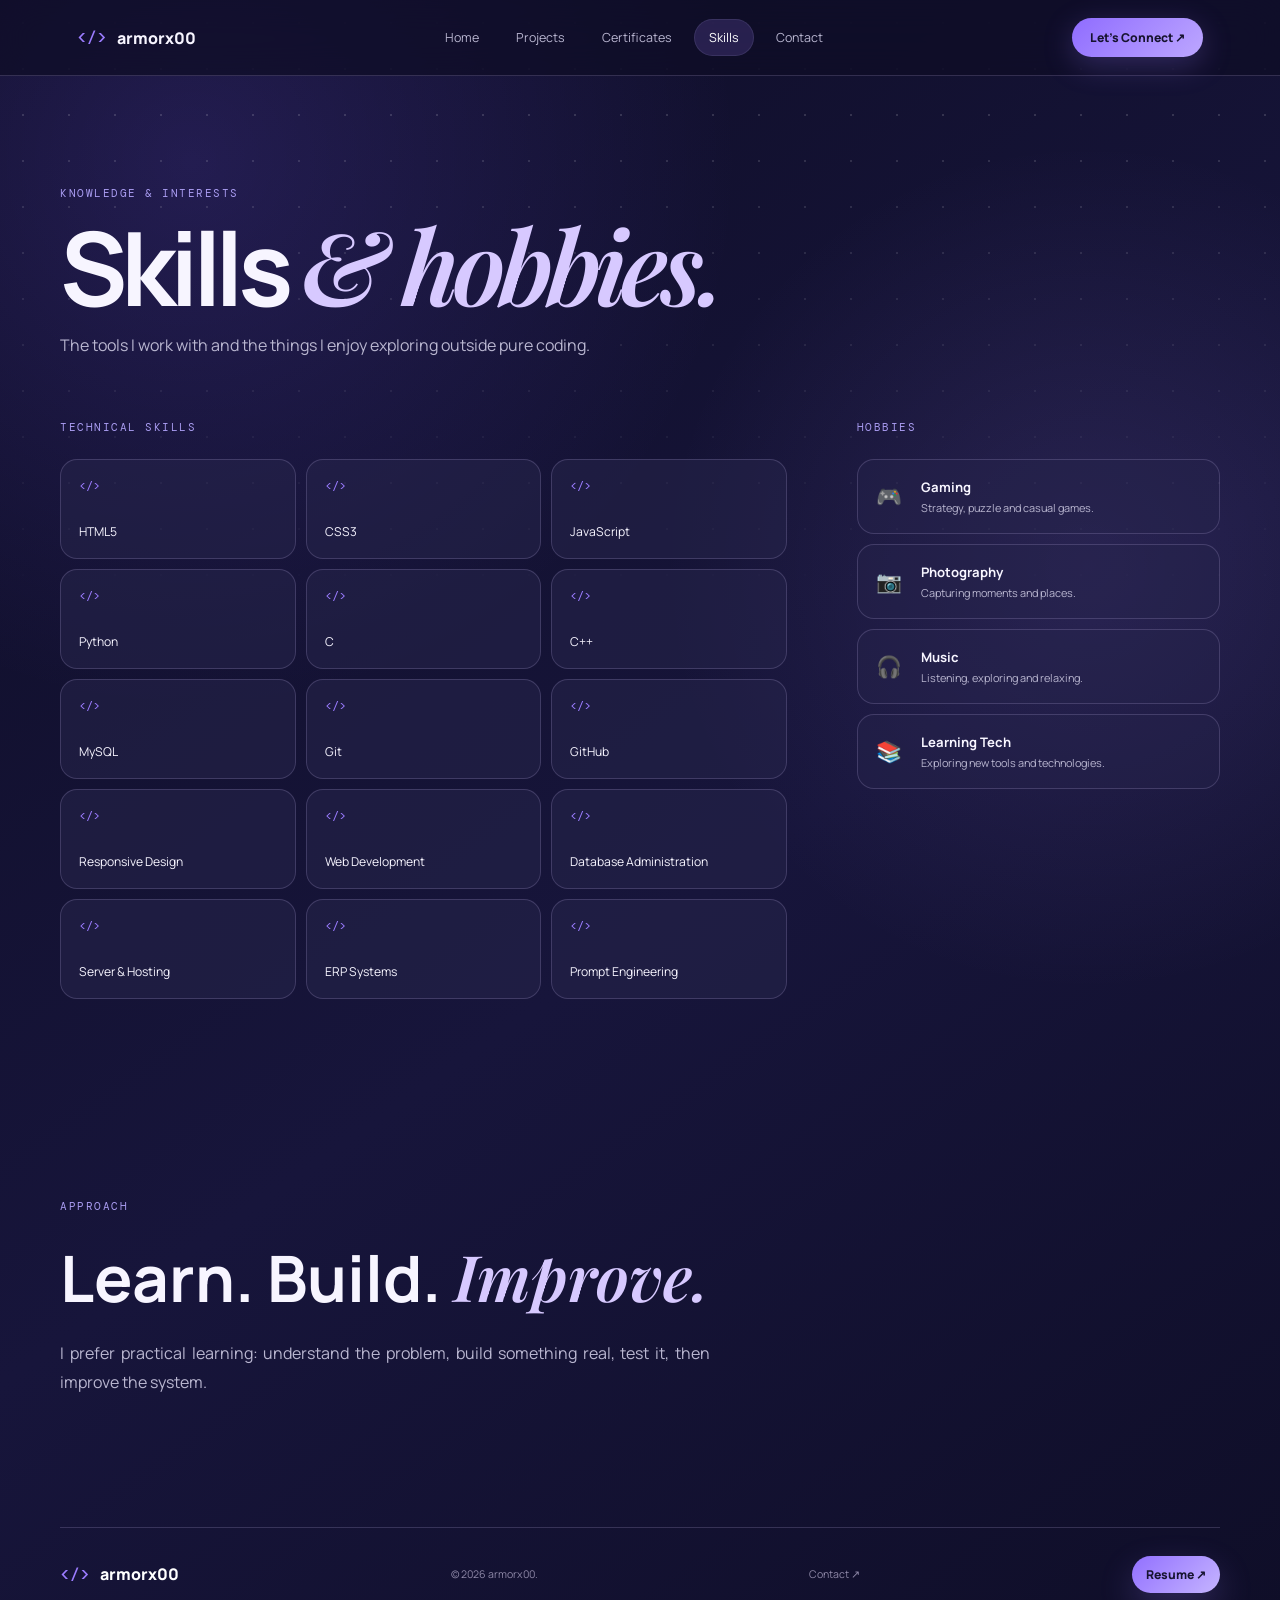
<file: skills.html>
<!DOCTYPE html>
<html lang="en"><head><meta charset="UTF-8"><meta name="viewport" content="width=device-width, initial-scale=1.0"><title>Skills & Hobbies — armorx00</title><link rel="preconnect" href="https://fonts.googleapis.com"><link rel="preconnect" href="https://fonts.gstatic.com" crossorigin><link href="https://fonts.googleapis.com/css2?family=DM+Mono:wght@400;500&family=Manrope:wght@400;500;600;700;800&family=Playfair+Display:wght@600;700&display=swap" rel="stylesheet"><link rel="stylesheet" href="style.css"></head>
<body><header class="site-header"><a class="brand" href="index.html"><span class="brand-mark">&lt;/&gt;</span><span>armorx00</span></a><button class="menu-toggle" aria-label="Open menu">☰</button><nav class="nav"><a href="index.html">Home</a><a href="projects.html">Projects</a><a href="certificates.html">Certificates</a><a class="active" href="skills.html">Skills</a><a href="contact.html">Contact</a></nav><a class="header-cta" href="contact.html">Let's Connect ↗</a></header>
<main><section class="page-hero page-shell"><div class="section-label">KNOWLEDGE & INTERESTS</div><h1>Skills <em>&amp; hobbies.</em></h1><p>The tools I work with and the things I enjoy exploring outside pure coding.</p></section>
<section class="skills-layout page-shell"><div><div class="section-label">TECHNICAL SKILLS</div><div class="skill-grid"><div class="skill-box"><span>&lt;/&gt;</span>HTML5</div><div class="skill-box"><span>&lt;/&gt;</span>CSS3</div><div class="skill-box"><span>&lt;/&gt;</span>JavaScript</div><div class="skill-box"><span>&lt;/&gt;</span>Python</div><div class="skill-box"><span>&lt;/&gt;</span>C</div><div class="skill-box"><span>&lt;/&gt;</span>C++</div><div class="skill-box"><span>&lt;/&gt;</span>MySQL</div><div class="skill-box"><span>&lt;/&gt;</span>Git</div><div class="skill-box"><span>&lt;/&gt;</span>GitHub</div><div class="skill-box"><span>&lt;/&gt;</span>Responsive Design</div><div class="skill-box"><span>&lt;/&gt;</span>Web Development</div><div class="skill-box"><span>&lt;/&gt;</span>Database Administration</div><div class="skill-box"><span>&lt;/&gt;</span>Server & Hosting</div><div class="skill-box"><span>&lt;/&gt;</span>ERP Systems</div><div class="skill-box"><span>&lt;/&gt;</span>Prompt Engineering</div></div></div>
<div class="hobbies"><div class="section-label">HOBBIES</div><div class="hobby-list"><div><span>🎮</span><h3>Gaming</h3><p>Strategy, puzzle and casual games.</p></div><div><span>📷</span><h3>Photography</h3><p>Capturing moments and places.</p></div><div><span>🎧</span><h3>Music</h3><p>Listening, exploring and relaxing.</p></div><div><span>📚</span><h3>Learning Tech</h3><p>Exploring new tools and technologies.</p></div></div></div></section>
<section class="note page-shell reveal"><div class="section-label">APPROACH</div><h2>Learn. Build. <em>Improve.</em></h2><p>I prefer practical learning: understand the problem, build something real, test it, then improve the system.</p></section></main>
<footer class="footer"><a class="brand" href="index.html"><span class="brand-mark">&lt;/&gt;</span><span>armorx00</span></a><span>© 2026 armorx00.</span><a href="contact.html">Contact ↗</a><a class="button primary small resume-button" href="CVResume.pdf" target="_blank" rel="noopener">Resume ↗</a></footer><script src="script.js"></script></body></html>
</file>
<file: style.css>
:root{--bg:#11102b;--bg2:#17163a;--panel:rgba(39,37,76,.58);--panel2:#222047;--text:#f7f5ff;--muted:#b9b6d0;--purple:#9b7cff;--lav:#d7c9ff;--line:rgba(215,201,255,.18);--shadow:0 24px 80px rgba(5,4,25,.35);--serif:"Playfair Display",serif;--sans:"Manrope",sans-serif;--mono:"DM Mono",monospace}*{box-sizing:border-box;margin:0;padding:0}html{scroll-behavior:smooth}body{font-family:var(--sans);color:var(--text);background:radial-gradient(circle at 15% 10%,rgba(122,92,255,.18),transparent 30%),radial-gradient(circle at 85% 35%,rgba(174,143,255,.12),transparent 28%),linear-gradient(145deg,#0e0d26 0%,#17153b 55%,#0f0e28 100%);min-height:100vh;overflow-x:hidden}body:before{content:"";position:fixed;inset:0;pointer-events:none;opacity:.25;background-image:radial-gradient(circle,rgba(255,255,255,.7) 1px,transparent 1px);background-size:46px 46px;mask-image:linear-gradient(to bottom,black,transparent 70%)}a{color:inherit;text-decoration:none}.site-header{position:sticky;top:0;z-index:50;height:76px;padding:0 clamp(22px,6vw,86px);display:flex;align-items:center;justify-content:space-between;background:rgba(14,13,38,.72);backdrop-filter:blur(20px);border-bottom:1px solid var(--line)}.brand{display:flex;gap:10px;align-items:center;font-weight:800;font-size:1rem}.brand-mark{color:var(--purple);font-family:var(--mono);font-weight:500}.nav{display:flex;gap:7px;align-items:center}.nav a{padding:10px 15px;border-radius:999px;font-size:.78rem;color:var(--muted);transition:.25s}.nav a:hover,.nav a.active{color:#fff;background:rgba(157,124,255,.18);box-shadow:inset 0 0 0 1px rgba(215,201,255,.1)}.header-cta{font-size:.76rem;padding:11px 18px;border-radius:999px;background:linear-gradient(135deg,#8f6cff,#bda7ff);color:#16132f;font-weight:800;box-shadow:0 8px 30px rgba(155,124,255,.25)}.menu-toggle{display:none;background:none;border:0;color:white;font-size:1.3rem}.page-shell{width:min(1160px,calc(100% - 44px));margin-inline:auto}.hero{min-height:calc(100vh - 76px);display:grid;grid-template-columns:1fr .9fr;align-items:center;gap:70px;padding-block:80px;position:relative}.eyebrow,.section-label{font-family:var(--mono);letter-spacing:.14em;color:#a99cf1;font-size:.68rem}.hero h1{font-size:clamp(4rem,8vw,7.2rem);line-height:.86;letter-spacing:-.07em;margin:20px 0}.hero h1 span{color:#fff}.hero h1 em,.page-hero h1 em,h2 em{font-family:var(--serif);font-style:italic;color:var(--lav);font-weight:600}.role{font-size:1.05rem;font-weight:700;margin-bottom:18px}.role span{color:var(--purple);padding:0 8px}.lead{max-width:570px;color:var(--muted);line-height:1.8;font-size:.95rem;text-align:justify}.actions{display:flex;gap:12px;margin-top:28px}.button{display:inline-flex;align-items:center;justify-content:center;gap:8px;padding:13px 20px;border-radius:999px;font-size:.76rem;font-weight:800}.button.primary{background:linear-gradient(135deg,#9270ff,#c5b4ff);color:#171431;box-shadow:0 14px 35px rgba(155,124,255,.24)}.button.ghost{border:1px solid rgba(215,201,255,.3);background:rgba(255,255,255,.04)}.button.small{padding:10px 14px}.social-row{display:flex;gap:20px;margin-top:32px;font-family:var(--mono);font-size:.68rem;color:#9f9ab8}.social-row a:hover{color:var(--lav)}.hero-visual{position:relative;min-height:620px;display:flex;align-items:center;justify-content:center}.photo-frame{width:min(430px,82%);aspect-ratio:3/4;border-radius:15% 15% 18% 18%;position:relative;overflow:hidden;border:1px solid rgba(215,201,255,.3);background:#27244c;box-shadow:var(--shadow);z-index:2}.photo-frame:after{content:"";position:absolute;inset:0;background:linear-gradient(180deg,transparent 55%,rgba(17,16,43,.35));}.photo-frame img{width:100%;height:100%;object-fit:cover;display:block}.photo-glow{position:absolute;inset:-15%;background:radial-gradient(circle,rgba(164,131,255,.5),transparent 58%);filter:blur(30px);z-index:-1}.code-card{position:absolute;right:0;bottom:80px;width:320px;padding:20px;background:rgba(22,21,53,.92);border:1px solid rgba(157,124,255,.55);border-radius:18px;box-shadow:var(--shadow);z-index:3}.window-dots{display:flex;gap:6px;margin-bottom:14px}.window-dots i{width:7px;height:7px;border-radius:50%;background:#8f87ae}.code-card pre{font-family:var(--mono);font-size:.65rem;line-height:1.8;color:#b9b6d0;white-space:pre-wrap}.code-card pre span{color:#a98cff}.code-card pre b{color:#d9cfff;font-weight:500}.decor{position:absolute;border:1px solid rgba(187,160,255,.35);border-radius:50%;z-index:1}.decor-a{width:180px;height:180px;left:3%;top:12%}.decor-b{width:100px;height:100px;right:5%;top:10%}.stats{display:grid;grid-template-columns:repeat(4,1fr);border:1px solid var(--line);background:rgba(36,34,72,.52);border-radius:22px;padding:23px 30px;box-shadow:var(--shadow)}.stats div{padding:4px 25px;border-right:1px solid var(--line)}.stats div:last-child{border:0}.stats strong{display:block;font-size:1.8rem;color:#fff}.stats span{font-size:.7rem;color:var(--muted)}.intro,.feature,.cta-band{padding-block:130px}.intro-grid{display:grid;grid-template-columns:.9fr 1.1fr;gap:80px;margin-top:38px}.intro h2,.section-heading h2{font-size:clamp(2.5rem,5vw,4.6rem);line-height:1;letter-spacing:-.05em}.copy{max-width:650px}.copy p{color:var(--muted);line-height:1.9;margin-bottom:18px;text-align:justify}

.text-link {
    width: auto;
    height: 38px;
    border: 1px solid var(--line);
    border-radius: 18%;
    display: grid;
    place-items: center;
    color: var(--lav);
    transition: .25s
}

.text-link:hover {
    background: var(--lav);
    color: #171431
}
  
}
.section-heading{display:flex;justify-content:space-between;align-items:end;margin:25px 0 30px}.project-preview-grid{display:grid;grid-template-columns:1.2fr 1fr 1fr;gap:15px}.project-card{position:relative;min-height:290px;padding:26px;border:1px solid var(--line);border-radius:25px;background:linear-gradient(145deg,rgba(43,40,83,.8),rgba(27,25,59,.6));display:flex;flex-direction:column;justify-content:space-between;overflow:hidden;transition:.3s}.project-card:hover,.project-large:hover,.cert-card:hover,.skill-box:hover{transform:translateY(-5px);border-color:rgba(183,153,255,.5)}.project-card.featured{background:radial-gradient(circle at 90% 20%,rgba(143,108,255,.22),transparent 35%),linear-gradient(145deg,rgba(48,44,94,.9),rgba(25,23,57,.75))}.project-icon,.project-symbol{font-family:var(--mono);font-size:1.8rem;color:var(--lav)}.project-card small,.project-main small{font-family:var(--mono);font-size:.6rem;color:#a59bd2;letter-spacing:.12em}.project-card h3{font-size:1.15rem;margin:10px 0}.project-card p,.project-large p{color:var(--muted);font-size:.8rem;line-height:1.7;text-align:justify}.circle-link{width:38px;height:38px;border:1px solid var(--line);border-radius:50%;display:grid;place-items:center;color:var(--lav);transition:.25s}.circle-link:hover{background:var(--lav);color:#171431}.project-card .circle-link{position:absolute;right:22px;top:22px}.cta-band{border-top:1px solid var(--line);border-bottom:1px solid var(--line);display:flex;align-items:end;justify-content:space-between;gap:30px}.cta-band h2{font-size:clamp(2.5rem,5vw,4.5rem);line-height:1}.page-hero{padding-top:110px;padding-bottom:60px}.page-hero h1{font-size:clamp(3.3rem,8vw,6.5rem);line-height:.9;letter-spacing:-.06em;margin:18px 0}.page-hero p{max-width:620px;color:var(--muted);line-height:1.8;text-align:justify}.projects-list{padding-bottom:120px}.project-large{display:grid;grid-template-columns:60px 90px 1fr 70px;gap:22px;align-items:center;padding:28px 20px;border-top:1px solid var(--line);transition:.3s}.project-large:last-child{border-bottom:1px solid var(--line)}.project-number{font-family:var(--mono);font-size:.68rem;color:#80799e}.project-symbol{font-size:2rem}.project-main h2{font-size:1.35rem;margin:7px 0}.project-action{justify-self:end}.tags{display:flex;flex-wrap:wrap;gap:6px;margin-top:15px}.tags span{font-family:var(--mono);font-size:.58rem;padding:6px 9px;border:1px solid var(--line);border-radius:999px;color:#c8c2dd}.cert-grid{display:grid;grid-template-columns:repeat(2,1fr);gap:20px;padding-bottom:120px}.cert-card{position:relative;min-height:430px;padding:34px;border:1px solid var(--line);border-radius:28px;background:linear-gradient(145deg,rgba(47,44,92,.88),rgba(24,22,53,.8));transition:.3s;overflow:hidden}.cert-card:after{content:"";position:absolute;width:220px;height:220px;border-radius:50%;background:rgba(160,129,255,.15);right:-90px;top:-90px}.cert-brand{font-family:var(--mono);font-size:.72rem;color:var(--lav);display:flex;justify-content:space-between}.cert-brand span{font-size:.55rem;border:1px solid var(--line);padding:5px 8px;border-radius:999px}.cert-seal{margin:45px 0 18px;width:70px;height:70px;border:1px solid rgba(215,201,255,.3);border-radius:20px;display:grid;place-items:center;color:var(--lav);font-family:var(--mono);font-size:.7rem}.cert-card small{color:#9d97b8;font-family:var(--mono);font-size:.6rem}.cert-card h2{font-family:var(--serif);font-size:2rem;margin:8px 0 14px}.cert-card p{color:var(--muted);font-size:.78rem;line-height:1.8;max-width:580px;text-align:justify}.cert-meta{display:flex;gap:25px;color:#9e98b8;font-family:var(--mono);font-size:.58rem;margin:20px 0}.note{padding:80px 0 130px}.note h2{font-size:clamp(2.4rem,5vw,4.4rem);margin-top:20px}.note p{max-width:650px;color:var(--muted);line-height:1.8;margin-top:18px;text-align:justify}.skills-layout{display:grid;grid-template-columns:1.4fr .7fr;gap:70px;padding-bottom:120px}.skill-grid{display:grid;grid-template-columns:repeat(3,1fr);gap:10px;margin-top:25px}.skill-box{min-height:100px;padding:18px;border:1px solid var(--line);border-radius:17px;background:rgba(39,37,76,.55);display:flex;flex-direction:column;justify-content:space-between;font-size:.76rem;transition:.25s}.skill-box span{font-family:var(--mono);color:var(--purple);font-size:.75rem}.hobby-list{margin-top:25px;display:grid;gap:10px}.hobby-list>div{padding:18px;border:1px solid var(--line);border-radius:17px;background:rgba(39,37,76,.45);display:grid;grid-template-columns:45px 1fr;align-items:center}.hobby-list span{grid-row:span 2;font-size:1.3rem}.hobby-list h3{font-size:.82rem}.hobby-list p{font-size:.68rem;color:var(--muted);margin-top:4px}.contact-layout{display:grid;grid-template-columns:minmax(280px,.7fr) minmax(0,1.5fr);gap:60px;padding-bottom:130px}.contact-copy{padding-top:25px}.contact-item{display:flex;gap:18px;margin-bottom:38px}.contact-item>span{width:38px;height:38px;border:1px solid var(--line);border-radius:50%;display:grid;place-items:center;color:var(--lav)}.contact-item small{font-family:var(--mono);font-size:.58rem;color:#9d96ba;display:block;margin-bottom:7px}.contact-item p,.contact-item a{font-size:.85rem;color:#e8e4f5}.form-card{border:1px solid var(--line);border-radius:25px;padding:28px;background:rgba(36,34,72,.55);width:100%;min-width:0}.form-card h2{font-family:var(--serif);font-size:2rem;margin-bottom:18px}.form-card iframe{display:block;width:100%;min-height:820px;height:820px;border:0;border-radius:15px;background:#fff}.footer{width:min(1160px,calc(100% - 44px));margin:auto;padding:28px 0;display:flex;justify-content:space-between;align-items:center;border-top:1px solid var(--line);font-size:.66rem;color:#8f89a8}.footer .brand{color:#fff}.reveal{opacity:0;transform:translateY(20px);transition:opacity .7s ease,transform .7s ease}.reveal.visible{opacity:1;transform:none}@media(max-width:900px){.page-shell{width:min(100% - 36px,1160px)}.site-header{padding-inline:22px}.nav{gap:0}.header-cta{display:none}.hero{grid-template-columns:1fr;min-height:auto;padding-block:80px}.hero-visual{min-height:520px}.stats{grid-template-columns:repeat(2,1fr);gap:12px}.stats div:nth-child(2){border-right:0}.stats div{padding:12px 18px}.intro-grid,.contact-layout,.skills-layout{grid-template-columns:1fr;gap:40px}.project-preview-grid{grid-template-columns:1fr 1fr}.cert-grid{grid-template-columns:1fr}.skill-grid{grid-template-columns:repeat(3,1fr)}}@media(max-width:680px){.page-shell{width:calc(100% - 28px)}.site-header{height:64px}.menu-toggle{display:block}.nav{position:absolute;top:64px;left:12px;right:12px;display:none;flex-direction:column;align-items:stretch;padding:10px;background:rgba(19,18,48,.97);border:1px solid var(--line);border-radius:18px;box-shadow:var(--shadow)}.nav.open{display:flex}.nav a{text-align:center}.hero{padding-top:60px}.hero h1{font-size:clamp(3.3rem,18vw,5.2rem)}.hero-visual{min-height:450px}.photo-frame{width:72%;}.code-card{width:240px;right:-5px;bottom:45px}.code-card pre{font-size:.52rem}.decor-a{width:120px;height:120px}.decor-b{width:70px;height:70px}.stats{grid-template-columns:1fr 1fr;padding:16px}.stats div{border-right:0;border-bottom:1px solid var(--line)}.stats div:nth-last-child(-n+2){border-bottom:0}.intro,.feature,.cta-band{padding-block:90px}.intro-grid{gap:25px}.section-heading{align-items:start;flex-direction:column;gap:15px}.project-preview-grid{grid-template-columns:1fr}.cta-band{align-items:start;flex-direction:column}.page-hero{padding-top:75px}.project-large{grid-template-columns:35px 55px 1fr 40px;gap:12px;padding:22px 4px}.project-main h2{font-size:1.05rem}.project-main p{font-size:.72rem}.project-symbol{font-size:1.4rem}.skill-grid{grid-template-columns:repeat(2,1fr)}.footer{flex-wrap:wrap;gap:12px}.footer>span{order:3;width:100%;text-align:center}}@media(max-width:430px){.page-shell{width:min(100% - 28px,1160px)}.hero-visual{min-height:400px}.photo-frame{width:82%}.code-card{width:210px;right:-12px}.actions{flex-direction:column;align-items:stretch}.button{width:100%}.project-large{grid-template-columns:28px 42px 1fr}.project-action{display:none}.skill-grid{grid-template-columns:1fr 1fr}.cert-card{padding:24px}.cert-card h2{font-size:1.65rem}.contact-layout{gap:20px}.form-card{padding:16px}.form-card iframe{min-height:860px;height:860px}}
/* Modern mobile navigation */
.bottom-nav{display:none}
@media(max-width:680px){
  body{padding-bottom:92px}
  .site-header{position:fixed;top:0;left:0;right:0;transform:translateY(0);transition:transform .3s ease,opacity .3s ease}
  .site-header.header-hidden{transform:translateY(-110%);opacity:0;pointer-events:none}
  .bottom-nav{position:fixed;display:flex;left:50%;bottom:14px;transform:translateX(-50%);z-index:100;width:min(92vw,390px);height:68px;padding:8px 10px;border:1px solid rgba(255,255,255,.17);border-radius:24px;background:linear-gradient(135deg,rgba(38,34,76,.68),rgba(20,18,50,.56));backdrop-filter:blur(24px) saturate(150%);-webkit-backdrop-filter:blur(24px) saturate(150%);box-shadow:0 18px 55px rgba(4,3,20,.48),inset 0 1px 0 rgba(255,255,255,.1)}
  .bottom-nav a{position:relative;flex:1;display:flex;flex-direction:column;align-items:center;justify-content:center;gap:4px;color:#9f9ab8;border-radius:17px;font-family:var(--mono);font-size:.48rem;letter-spacing:.03em;transition:.22s}
  .bottom-nav a svg{width:20px;height:20px;stroke:currentColor;fill:none;stroke-width:1.7;stroke-linecap:round;stroke-linejoin:round}
  .bottom-nav a.active{color:#f7f5ff;background:rgba(155,124,255,.18);box-shadow:inset 0 0 0 1px rgba(215,201,255,.12),0 5px 20px rgba(155,124,255,.12)}
  .bottom-nav a.active:after{content:"";position:absolute;bottom:5px;width:4px;height:4px;border-radius:50%;background:var(--lav);box-shadow:0 0 10px var(--lav)}
  .menu-toggle{display:none}
  .site-header .nav{display:none!important}
  .site-header .header-cta{display:none}
  .site-header .brand{font-size:.86rem}
  .hero-visual{min-height:480px}
  .photo-frame{width:min(340px,82vw);aspect-ratio:4/5;border-radius:25% 25% 30px 30px;border:1px solid rgba(215,201,255,.38);box-shadow:0 30px 90px rgba(88,62,210,.3),inset 0 0 0 8px rgba(255,255,255,.025)}
  .photo-frame:before{content:"";position:absolute;inset:10px;border:1px solid rgba(215,201,255,.2);border-radius:inherit;z-index:3;pointer-events:none}
  .photo-frame:after{background:linear-gradient(180deg,rgba(10,8,30,.02) 45%,rgba(17,16,43,.58) 100%);z-index:2}
  .photo-glow{inset:-30%;background:conic-gradient(from 180deg,rgba(155,124,255,.45),transparent 35%,rgba(215,201,255,.25),transparent 70%);filter:blur(35px)}
  .hero-visual:after{content:"WEB · DATABASE · SYSTEMS";position:absolute;left:50%;bottom:24px;transform:translateX(-50%);z-index:4;width:max-content;padding:8px 12px;border:1px solid rgba(215,201,255,.2);border-radius:999px;background:rgba(17,16,43,.68);backdrop-filter:blur(12px);font-family:var(--mono);font-size:.47rem;letter-spacing:.08em;color:#c9c1df}
}
@media(min-width:681px){.bottom-nav{display:none!important}}

.hero-badge{position:absolute;top:14%;right:3%;z-index:4;font-family:var(--mono);font-size:.52rem;letter-spacing:.08em;color:#d9cfff;padding:9px 12px;border:1px solid rgba(215,201,255,.22);border-radius:999px;background:rgba(20,18,50,.62);backdrop-filter:blur(14px);box-shadow:0 12px 35px rgba(4,3,20,.25)}
.hero-orbit{position:absolute;width:500px;height:500px;border:1px solid rgba(178,151,255,.14);border-radius:50%;z-index:0;pointer-events:none}
.hero-orbit:before{content:"";position:absolute;inset:70px;border:1px dashed rgba(215,201,255,.1);border-radius:50%}
.hero-orbit span{position:absolute;width:7px;height:7px;border-radius:50%;background:var(--lav);box-shadow:0 0 18px var(--lav)}
.hero-orbit span:nth-child(1){left:18%;top:23%}.hero-orbit span:nth-child(2){right:11%;top:48%}.hero-orbit span:nth-child(3){left:31%;bottom:9%}
@media(max-width:680px){.hero-badge{top:7%;right:0;font-size:.45rem}.hero-orbit{width:390px;height:390px}.hero-orbit:before{inset:55px}}
.project-card{text-decoration:none;color:inherit;cursor:pointer}.project-card h3{transition:color .25s}.project-card:hover h3{color:#fff}.project-card:hover .circle-link{background:var(--lav);color:#171431;transform:translate(2px,-2px)}.project-card:focus-visible{outline:2px solid var(--lav);outline-offset:4px}
/* Mobile home hero alignment and fixed-header spacing */
@media (max-width:680px){
  /* Only the home hero needs extra protection from the fixed header. */
  body.home-page{padding-top:64px;}
  .hero.page-shell{width:calc(100% - 28px);max-width:100%;margin-inline:auto;overflow:clip;}
  .hero-copy{width:100%;max-width:100%;margin-inline:auto;min-width:0;}
  .hero-visual{width:min(100%,430px);max-width:430px;margin-inline:auto;min-width:0;}
  .hero h1,.hero .role,.hero .lead,.hero .actions,.hero .social-row{max-width:100%;}
  .hero h1{margin-top:16px;}
  .hero .lead{text-align:left;}
  .hero-orbit{left:50%;right:auto;transform:translateX(-50%);}
  .hero-visual:after{left:50%;}
  .hero-badge{right:0;}
}
@media (max-width:430px){
  .hero.page-shell{width:calc(100% - 24px);}
  .hero-visual{width:100%;}
  .hero{padding-top:38px;}
  .hero h1{font-size:clamp(3.15rem,17vw,4.8rem);}
}
</file>
